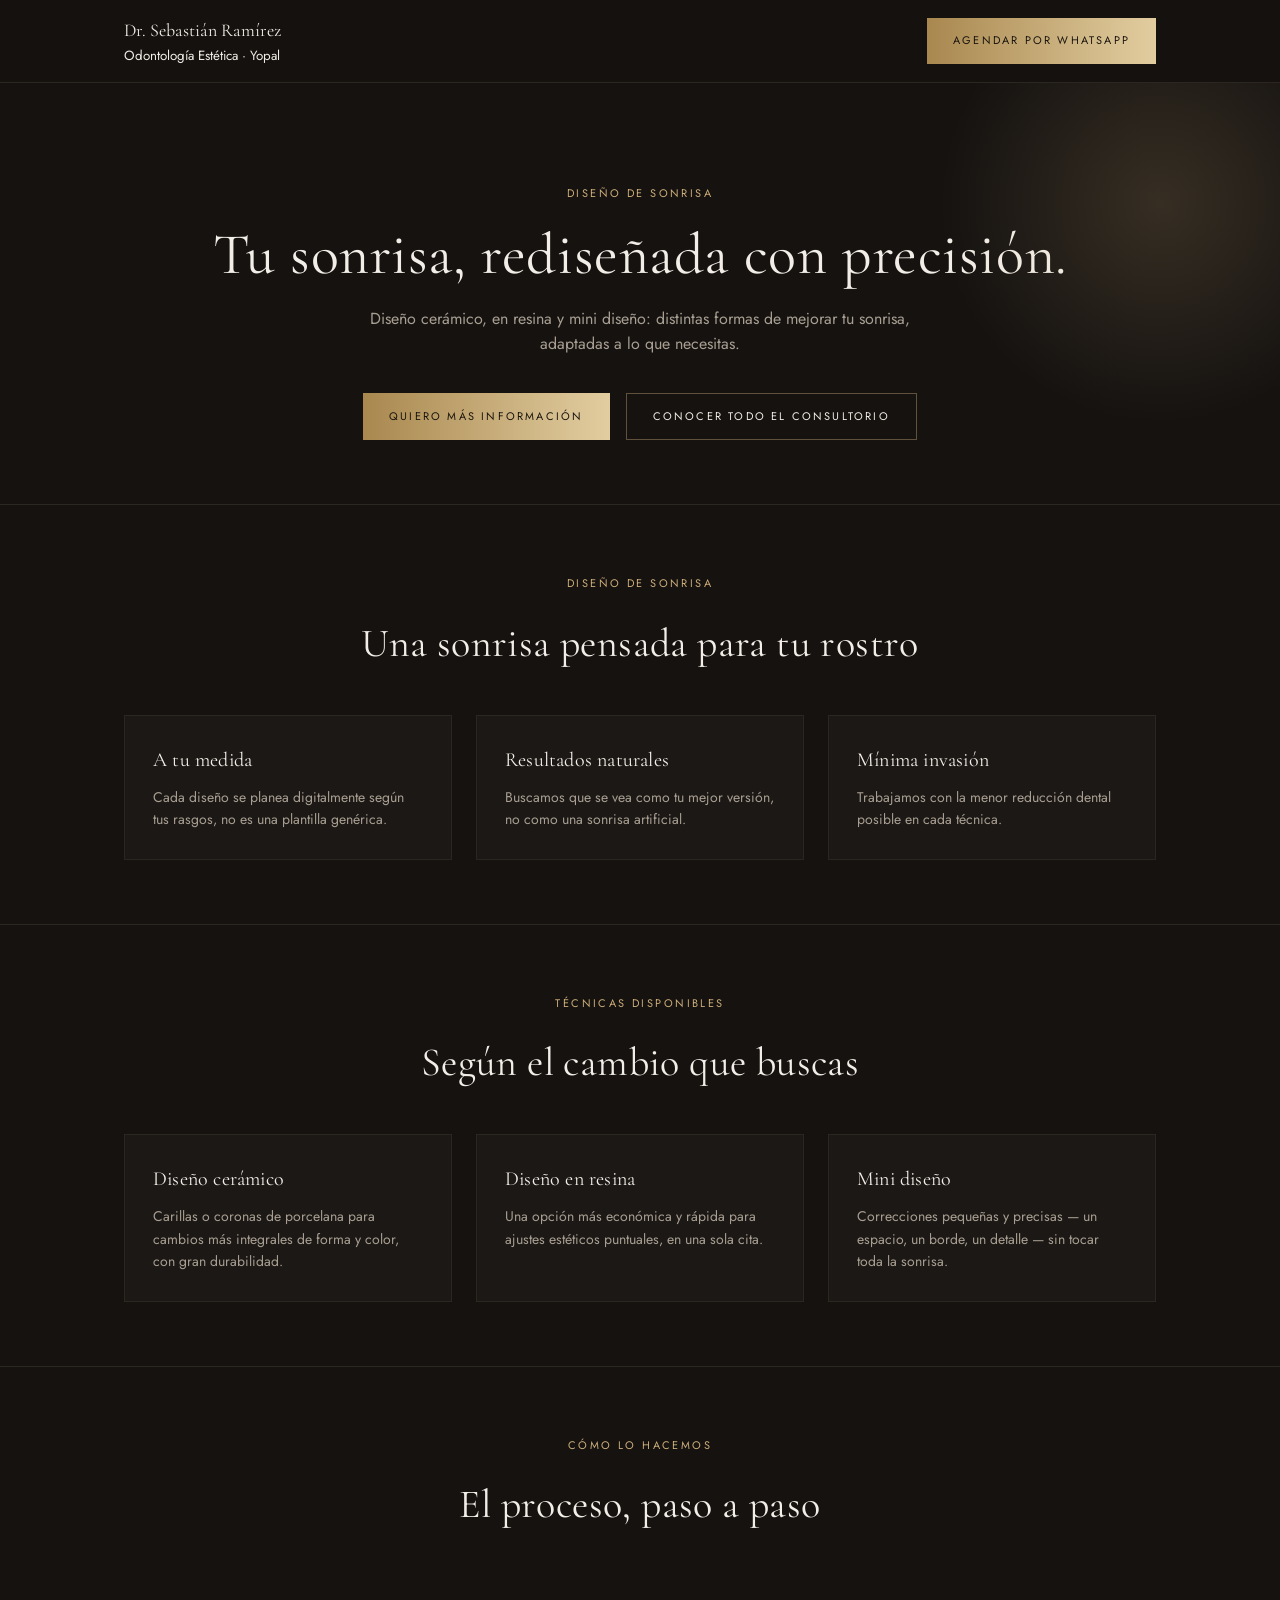
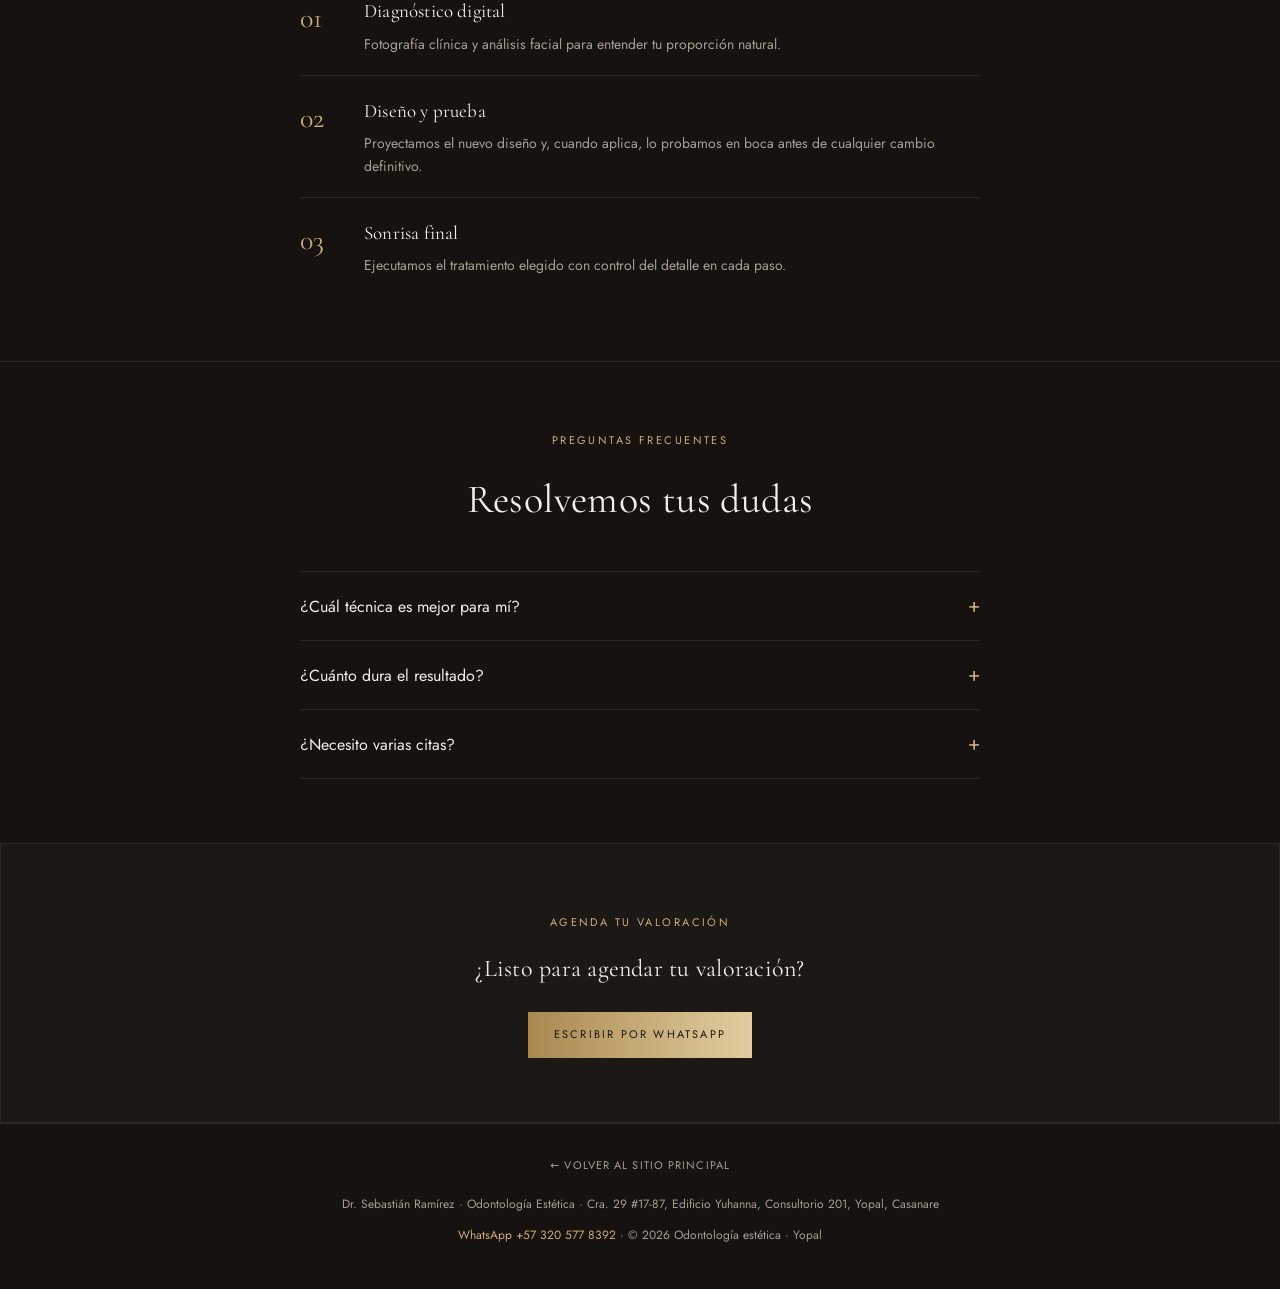
<file: diseno-de-sonrisa/index.html>
<!doctype html>
<html lang="es">
<head>
<meta charset="utf-8">
<meta name="viewport" content="width=device-width, initial-scale=1">
<title>Diseño de Sonrisa en Yopal | Dr. Sebastián Ramírez</title>
<meta name="description" content="Diseño de sonrisa: diseño cerámico, en resina y mini diseño en Yopal, Casanare. Sonrisas naturales, pensadas para tu rostro.">
<link rel="canonical" href="https://diseno-de-sonrisa.drsebastianramirez.com/">
<meta property="og:title" content="Diseño de Sonrisa en Yopal | Dr. Sebastián Ramírez">
<meta property="og:description" content="Diseño de sonrisa: diseño cerámico, en resina y mini diseño en Yopal, Casanare. Sonrisas naturales, pensadas para tu rostro.">
<meta property="og:type" content="website">
<meta property="og:url" content="https://diseno-de-sonrisa.drsebastianramirez.com/">
<meta property="og:image" content="https://www.drsebastianramirez.com/og-image.png">
<meta name="twitter:card" content="summary_large_image">
<meta name="twitter:image" content="https://www.drsebastianramirez.com/og-image.png">
<link rel="icon" href="https://www.drsebastianramirez.com/favicon.png" type="image/png">
<meta name="robots" content="index, follow">
<link rel="preconnect" href="https://fonts.googleapis.com">
<link rel="preconnect" href="https://fonts.gstatic.com" crossorigin>
<link rel="stylesheet" href="https://fonts.googleapis.com/css2?family=Cormorant+Garamond:wght@400;500&family=Jost:wght@300;400;500&display=swap">
<link rel="stylesheet" href="../estilos.css">
</head>
<body>
<header>
  <div class="inner">
    <a href="https://www.drsebastianramirez.com" style="text-decoration:none;color:inherit;display:flex;flex-direction:column">
      <span class="brand">Dr. Sebastián Ramírez</span>
      <small>Odontología Estética · Yopal</small>
    </a>
    <a class="btn btn-gold" href="https://api.whatsapp.com/send?phone=573205778392&text=Hola%20Doc%21%20Quiero%20m%C3%A1s%20informaci%C3%B3n%20sobre%20dise%C3%B1o%20de%20sonrisa" target="_blank" rel="noopener noreferrer">Agendar por WhatsApp</a>
  </div>
</header>

<section class="hero" style="border-top:none">
  <div class="wrap">
    <span class="eyebrow">Diseño de sonrisa</span>
    <h1>Tu sonrisa, rediseñada con precisión.</h1>
    <p class="lead">Diseño cerámico, en resina y mini diseño: distintas formas de mejorar tu sonrisa, adaptadas a lo que necesitas.</p>
    <div class="ctas">
      <a class="btn btn-gold" href="https://api.whatsapp.com/send?phone=573205778392&text=Hola%20Doc%21%20Quiero%20m%C3%A1s%20informaci%C3%B3n%20sobre%20dise%C3%B1o%20de%20sonrisa" target="_blank" rel="noopener noreferrer">Quiero más información</a>
      <a class="btn btn-outline" href="https://www.drsebastianramirez.com">Conocer todo el consultorio</a>
    </div>
  </div>
</section>

<section id="beneficios" class="">
  <div class="wrap">
    <div class="section-head">
      <span class="eyebrow">Diseño de sonrisa</span>
      <h2>Una sonrisa pensada para tu rostro</h2>
    </div>
    <div class="grid grid-3"><div class="card"><h3>A tu medida</h3><p>Cada diseño se planea digitalmente según tus rasgos, no es una plantilla genérica.</p></div><div class="card"><h3>Resultados naturales</h3><p>Buscamos que se vea como tu mejor versión, no como una sonrisa artificial.</p></div><div class="card"><h3>Mínima invasión</h3><p>Trabajamos con la menor reducción dental posible en cada técnica.</p></div></div>
  </div>
</section><section id="opciones" class="">
  <div class="wrap">
    <div class="section-head">
      <span class="eyebrow">Técnicas disponibles</span>
      <h2>Según el cambio que buscas</h2>
    </div>
    <div class="grid grid-3"><div class="card"><h3>Diseño cerámico</h3><p>Carillas o coronas de porcelana para cambios más integrales de forma y color, con gran durabilidad.</p></div><div class="card"><h3>Diseño en resina</h3><p>Una opción más económica y rápida para ajustes estéticos puntuales, en una sola cita.</p></div><div class="card"><h3>Mini diseño</h3><p>Correcciones pequeñas y precisas — un espacio, un borde, un detalle — sin tocar toda la sonrisa.</p></div></div>
  </div>
</section><section id="proceso" class="">
  <div class="wrap">
    <div class="section-head">
      <span class="eyebrow">Cómo lo hacemos</span>
      <h2>El proceso, paso a paso</h2>
    </div>
    <div class="steps" style="max-width:680px;margin:0 auto"><div class="step"><span class="n">01</span><div><h3>Diagnóstico digital</h3><p>Fotografía clínica y análisis facial para entender tu proporción natural.</p></div></div><div class="step"><span class="n">02</span><div><h3>Diseño y prueba</h3><p>Proyectamos el nuevo diseño y, cuando aplica, lo probamos en boca antes de cualquier cambio definitivo.</p></div></div><div class="step"><span class="n">03</span><div><h3>Sonrisa final</h3><p>Ejecutamos el tratamiento elegido con control del detalle en cada paso.</p></div></div></div>
  </div>
</section><section id="faq" class="">
  <div class="wrap">
    <div class="section-head">
      <span class="eyebrow">Preguntas frecuentes</span>
      <h2>Resolvemos tus dudas</h2>
    </div>
    <div style="max-width:680px;margin:0 auto"><details><summary>¿Cuál técnica es mejor para mí?</summary><p>Depende de tu caso: en la valoración te recomendamos la opción que logre el mejor resultado con la menor invasión.</p></details><details><summary>¿Cuánto dura el resultado?</summary><p>Varía según la técnica: el diseño cerámico suele durar más años que el diseño en resina, que requiere mantenimiento periódico.</p></details><details><summary>¿Necesito varias citas?</summary><p>Depende del alcance: un mini diseño puede resolverse en una sola cita; un diseño cerámico completo toma más de una sesión.</p></details></div>
  </div>
</section>

<section class="cta-band">
  <div class="wrap">
    <span class="eyebrow">Agenda tu valoración</span>
    <h2>¿Listo para agendar tu valoración?</h2>
    <div class="ctas" style="margin-top:24px">
      <a class="btn btn-gold" href="https://api.whatsapp.com/send?phone=573205778392&text=Hola%20Doc%21%20Quiero%20m%C3%A1s%20informaci%C3%B3n%20sobre%20dise%C3%B1o%20de%20sonrisa" target="_blank" rel="noopener noreferrer">Escribir por WhatsApp</a>
    </div>
  </div>
</section>
<footer>
  <div class="wrap">
    <a class="back-link" href="https://www.drsebastianramirez.com">&larr; Volver al sitio principal</a>
    <p>Dr. Sebastián Ramírez · Odontología Estética &middot; Cra. 29 #17-87, Edificio Yuhanna, Consultorio 201, Yopal, Casanare</p>
    <p><a href="https://api.whatsapp.com/send?phone=573205778392&text=Hola%20Doc%21%20Quiero%20m%C3%A1s%20informaci%C3%B3n" target="_blank" rel="noopener noreferrer">WhatsApp +57 320 577 8392</a> &middot; © 2026 Odontología estética · Yopal</p>
  </div>
</footer>
</body>
</html>
</file>
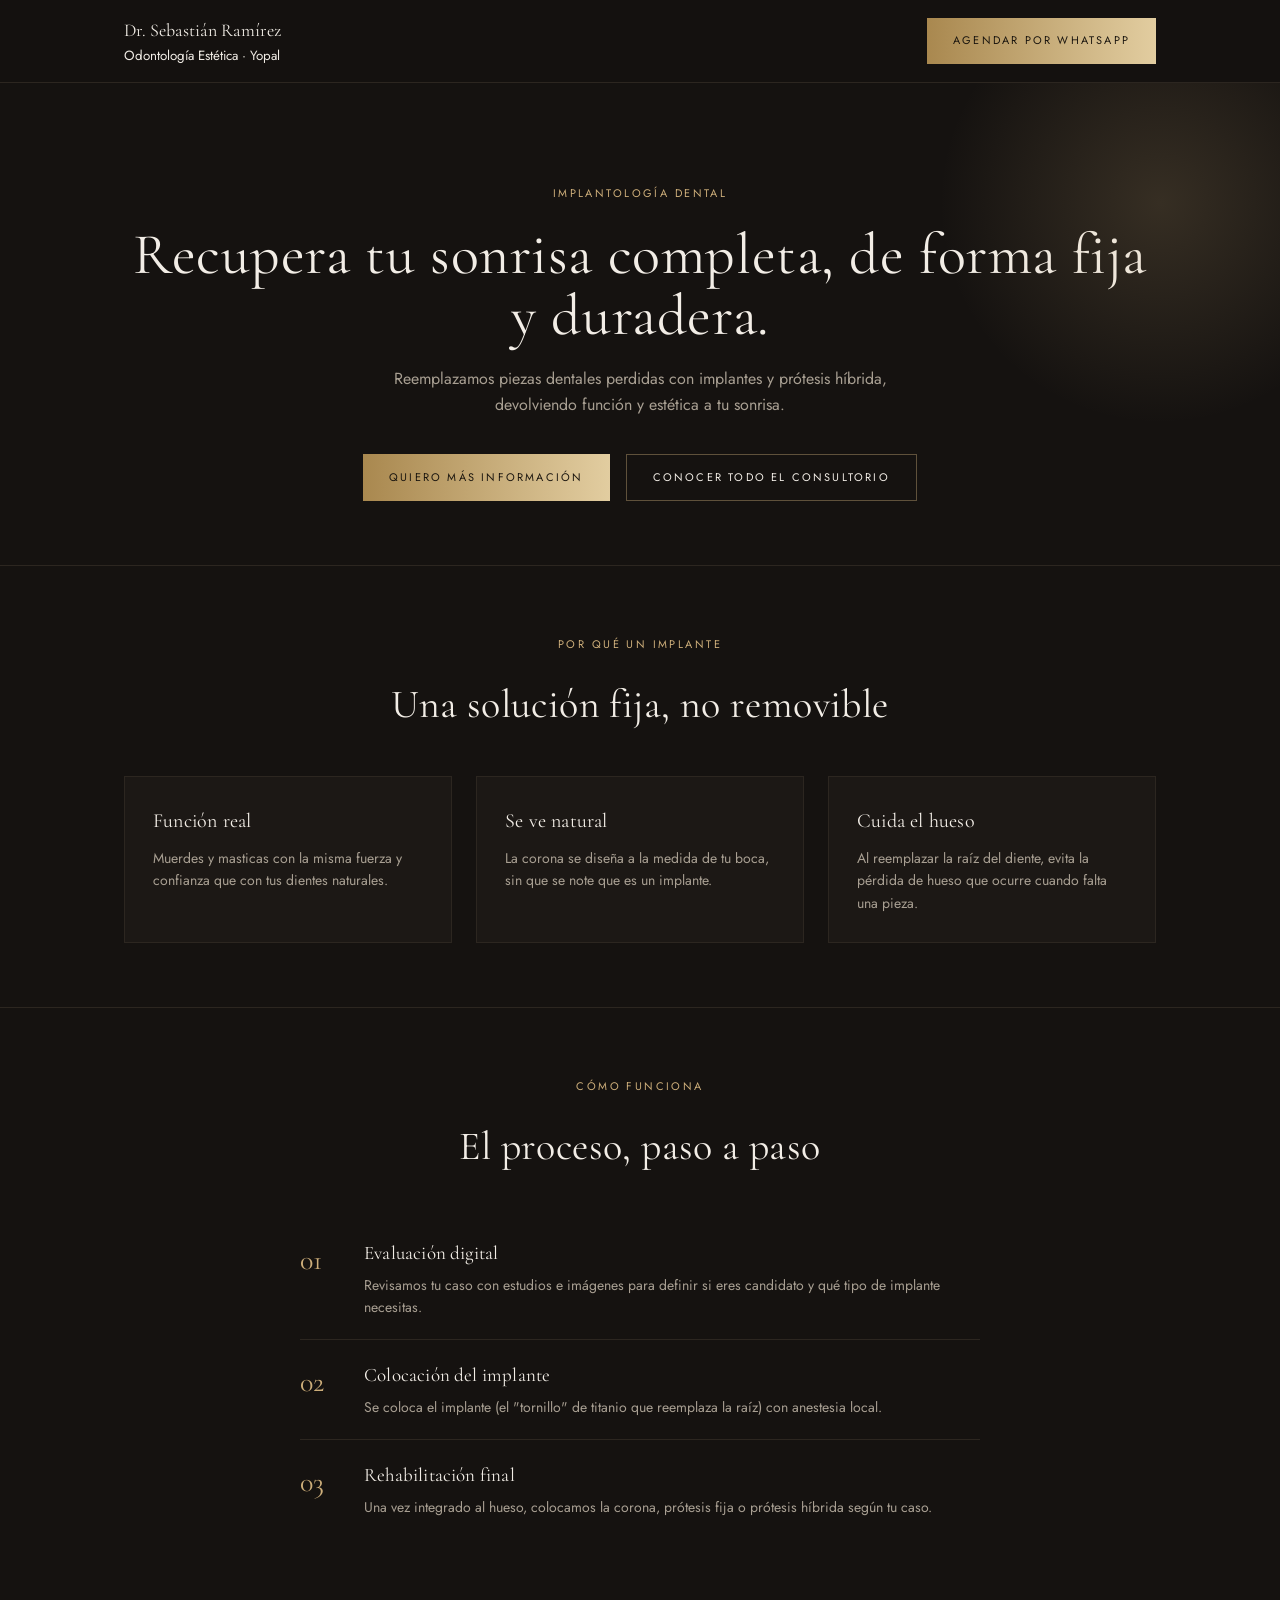
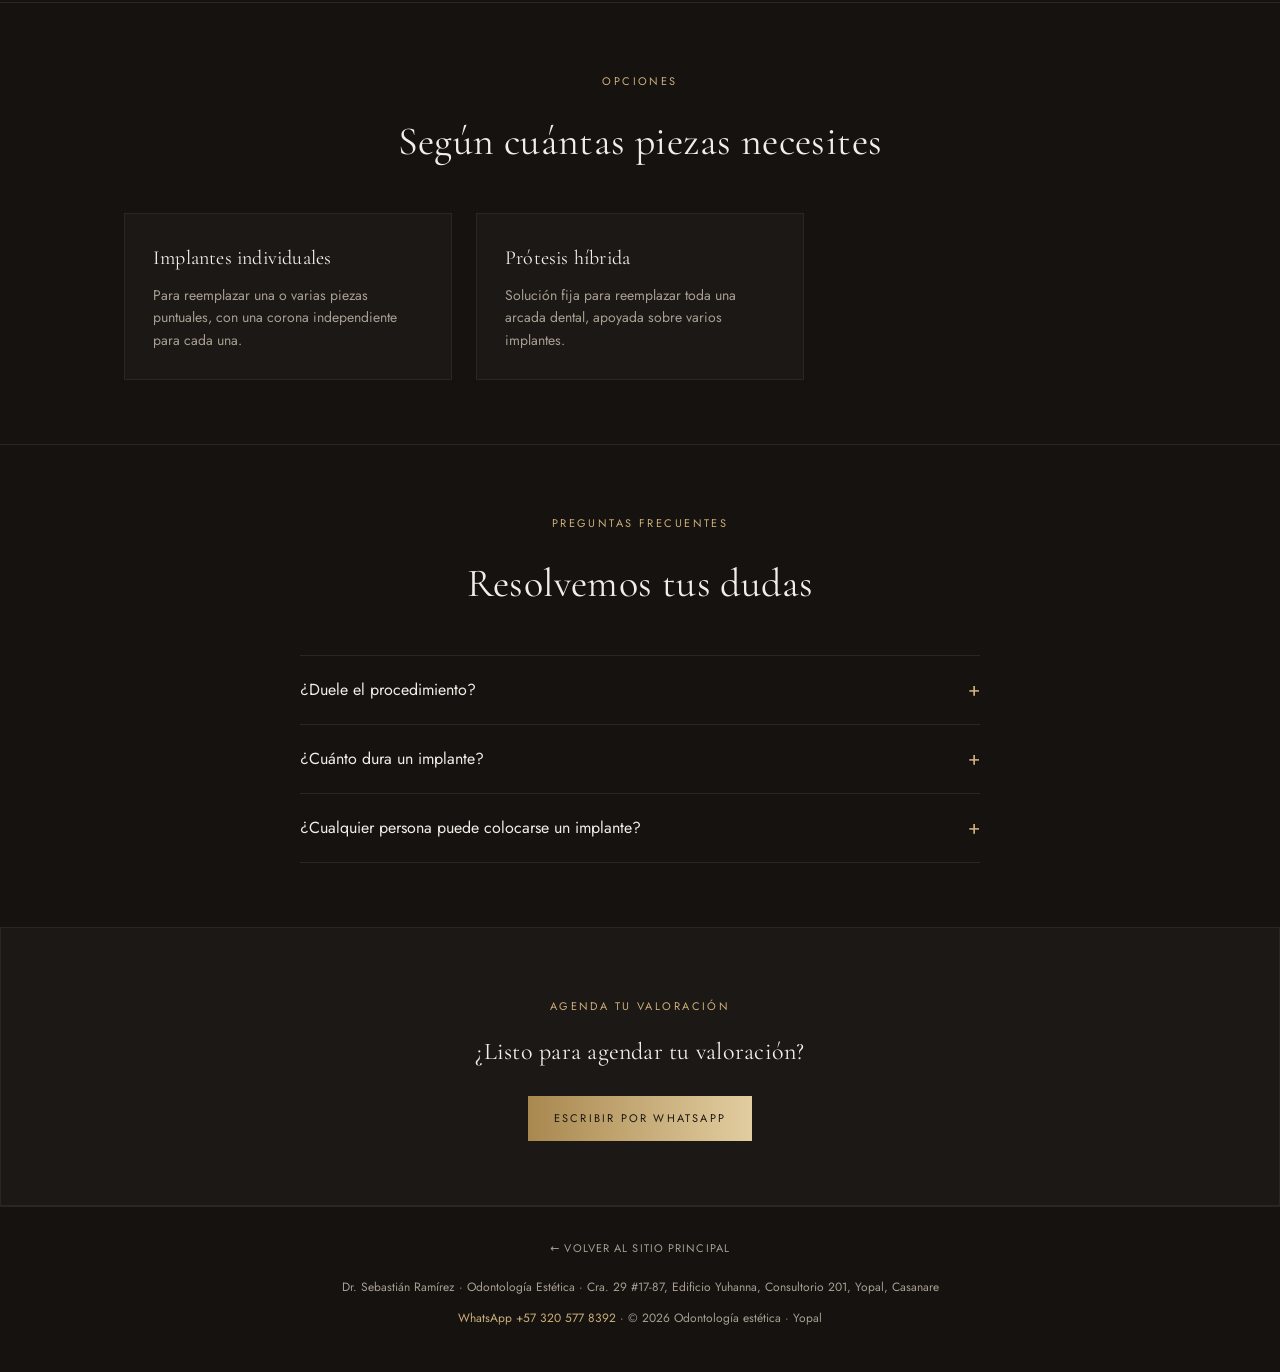
<file: implantes/index.html>
<!doctype html>
<html lang="es">
<head>
<meta charset="utf-8">
<meta name="viewport" content="width=device-width, initial-scale=1">
<title>Implantes Dentales en Yopal | Dr. Sebastián Ramírez</title>
<meta name="description" content="Implantes dentales y prótesis híbrida en Yopal, Casanare. Recupera función y estética con una solución fija y duradera.">
<link rel="canonical" href="https://implantes.drsebastianramirez.com/">
<meta property="og:title" content="Implantes Dentales en Yopal | Dr. Sebastián Ramírez">
<meta property="og:description" content="Implantes dentales y prótesis híbrida en Yopal, Casanare. Recupera función y estética con una solución fija y duradera.">
<meta property="og:type" content="website">
<meta property="og:url" content="https://implantes.drsebastianramirez.com/">
<meta property="og:image" content="https://www.drsebastianramirez.com/og-image.png">
<meta name="twitter:card" content="summary_large_image">
<meta name="twitter:image" content="https://www.drsebastianramirez.com/og-image.png">
<link rel="icon" href="https://www.drsebastianramirez.com/favicon.png" type="image/png">
<meta name="robots" content="index, follow">
<link rel="preconnect" href="https://fonts.googleapis.com">
<link rel="preconnect" href="https://fonts.gstatic.com" crossorigin>
<link rel="stylesheet" href="https://fonts.googleapis.com/css2?family=Cormorant+Garamond:wght@400;500&family=Jost:wght@300;400;500&display=swap">
<link rel="stylesheet" href="../estilos.css">
</head>
<body>
<header>
  <div class="inner">
    <a href="https://www.drsebastianramirez.com" style="text-decoration:none;color:inherit;display:flex;flex-direction:column">
      <span class="brand">Dr. Sebastián Ramírez</span>
      <small>Odontología Estética · Yopal</small>
    </a>
    <a class="btn btn-gold" href="https://api.whatsapp.com/send?phone=573205778392&text=Hola%20Doc%21%20Quiero%20m%C3%A1s%20informaci%C3%B3n%20sobre%20implantes%20dentales" target="_blank" rel="noopener noreferrer">Agendar por WhatsApp</a>
  </div>
</header>

<section class="hero" style="border-top:none">
  <div class="wrap">
    <span class="eyebrow">Implantología Dental</span>
    <h1>Recupera tu sonrisa completa, de forma fija y duradera.</h1>
    <p class="lead">Reemplazamos piezas dentales perdidas con implantes y prótesis híbrida, devolviendo función y estética a tu sonrisa.</p>
    <div class="ctas">
      <a class="btn btn-gold" href="https://api.whatsapp.com/send?phone=573205778392&text=Hola%20Doc%21%20Quiero%20m%C3%A1s%20informaci%C3%B3n%20sobre%20implantes%20dentales" target="_blank" rel="noopener noreferrer">Quiero más información</a>
      <a class="btn btn-outline" href="https://www.drsebastianramirez.com">Conocer todo el consultorio</a>
    </div>
  </div>
</section>

<section id="beneficios" class="">
  <div class="wrap">
    <div class="section-head">
      <span class="eyebrow">Por qué un implante</span>
      <h2>Una solución fija, no removible</h2>
    </div>
    <div class="grid grid-3"><div class="card"><h3>Función real</h3><p>Muerdes y masticas con la misma fuerza y confianza que con tus dientes naturales.</p></div><div class="card"><h3>Se ve natural</h3><p>La corona se diseña a la medida de tu boca, sin que se note que es un implante.</p></div><div class="card"><h3>Cuida el hueso</h3><p>Al reemplazar la raíz del diente, evita la pérdida de hueso que ocurre cuando falta una pieza.</p></div></div>
  </div>
</section><section id="proceso" class="">
  <div class="wrap">
    <div class="section-head">
      <span class="eyebrow">Cómo funciona</span>
      <h2>El proceso, paso a paso</h2>
    </div>
    <div class="steps" style="max-width:680px;margin:0 auto"><div class="step"><span class="n">01</span><div><h3>Evaluación digital</h3><p>Revisamos tu caso con estudios e imágenes para definir si eres candidato y qué tipo de implante necesitas.</p></div></div><div class="step"><span class="n">02</span><div><h3>Colocación del implante</h3><p>Se coloca el implante (el "tornillo" de titanio que reemplaza la raíz) con anestesia local.</p></div></div><div class="step"><span class="n">03</span><div><h3>Rehabilitación final</h3><p>Una vez integrado al hueso, colocamos la corona, prótesis fija o prótesis híbrida según tu caso.</p></div></div></div>
  </div>
</section><section id="opciones" class="">
  <div class="wrap">
    <div class="section-head">
      <span class="eyebrow">Opciones</span>
      <h2>Según cuántas piezas necesites</h2>
    </div>
    <div class="grid grid-3"><div class="card"><h3>Implantes individuales</h3><p>Para reemplazar una o varias piezas puntuales, con una corona independiente para cada una.</p></div><div class="card"><h3>Prótesis híbrida</h3><p>Solución fija para reemplazar toda una arcada dental, apoyada sobre varios implantes.</p></div></div>
  </div>
</section><section id="faq" class="">
  <div class="wrap">
    <div class="section-head">
      <span class="eyebrow">Preguntas frecuentes</span>
      <h2>Resolvemos tus dudas</h2>
    </div>
    <div style="max-width:680px;margin:0 auto"><details><summary>¿Duele el procedimiento?</summary><p>Se realiza con anestesia local y la mayoría de los pacientes describen la recuperación como manejable con las indicaciones que te damos.</p></details><details><summary>¿Cuánto dura un implante?</summary><p>Con buen cuidado e higiene, un implante puede durar muchos años; en tu valoración te damos un panorama según tu caso.</p></details><details><summary>¿Cualquier persona puede colocarse un implante?</summary><p>La mayoría de los adultos con buena salud oral y ósea son candidatos. Lo confirmamos con una evaluación previa.</p></details></div>
  </div>
</section>

<section class="cta-band">
  <div class="wrap">
    <span class="eyebrow">Agenda tu valoración</span>
    <h2>¿Listo para agendar tu valoración?</h2>
    <div class="ctas" style="margin-top:24px">
      <a class="btn btn-gold" href="https://api.whatsapp.com/send?phone=573205778392&text=Hola%20Doc%21%20Quiero%20m%C3%A1s%20informaci%C3%B3n%20sobre%20implantes%20dentales" target="_blank" rel="noopener noreferrer">Escribir por WhatsApp</a>
    </div>
  </div>
</section>
<footer>
  <div class="wrap">
    <a class="back-link" href="https://www.drsebastianramirez.com">&larr; Volver al sitio principal</a>
    <p>Dr. Sebastián Ramírez · Odontología Estética &middot; Cra. 29 #17-87, Edificio Yuhanna, Consultorio 201, Yopal, Casanare</p>
    <p><a href="https://api.whatsapp.com/send?phone=573205778392&text=Hola%20Doc%21%20Quiero%20m%C3%A1s%20informaci%C3%B3n" target="_blank" rel="noopener noreferrer">WhatsApp +57 320 577 8392</a> &middot; © 2026 Odontología estética · Yopal</p>
  </div>
</footer>
</body>
</html>
</file>
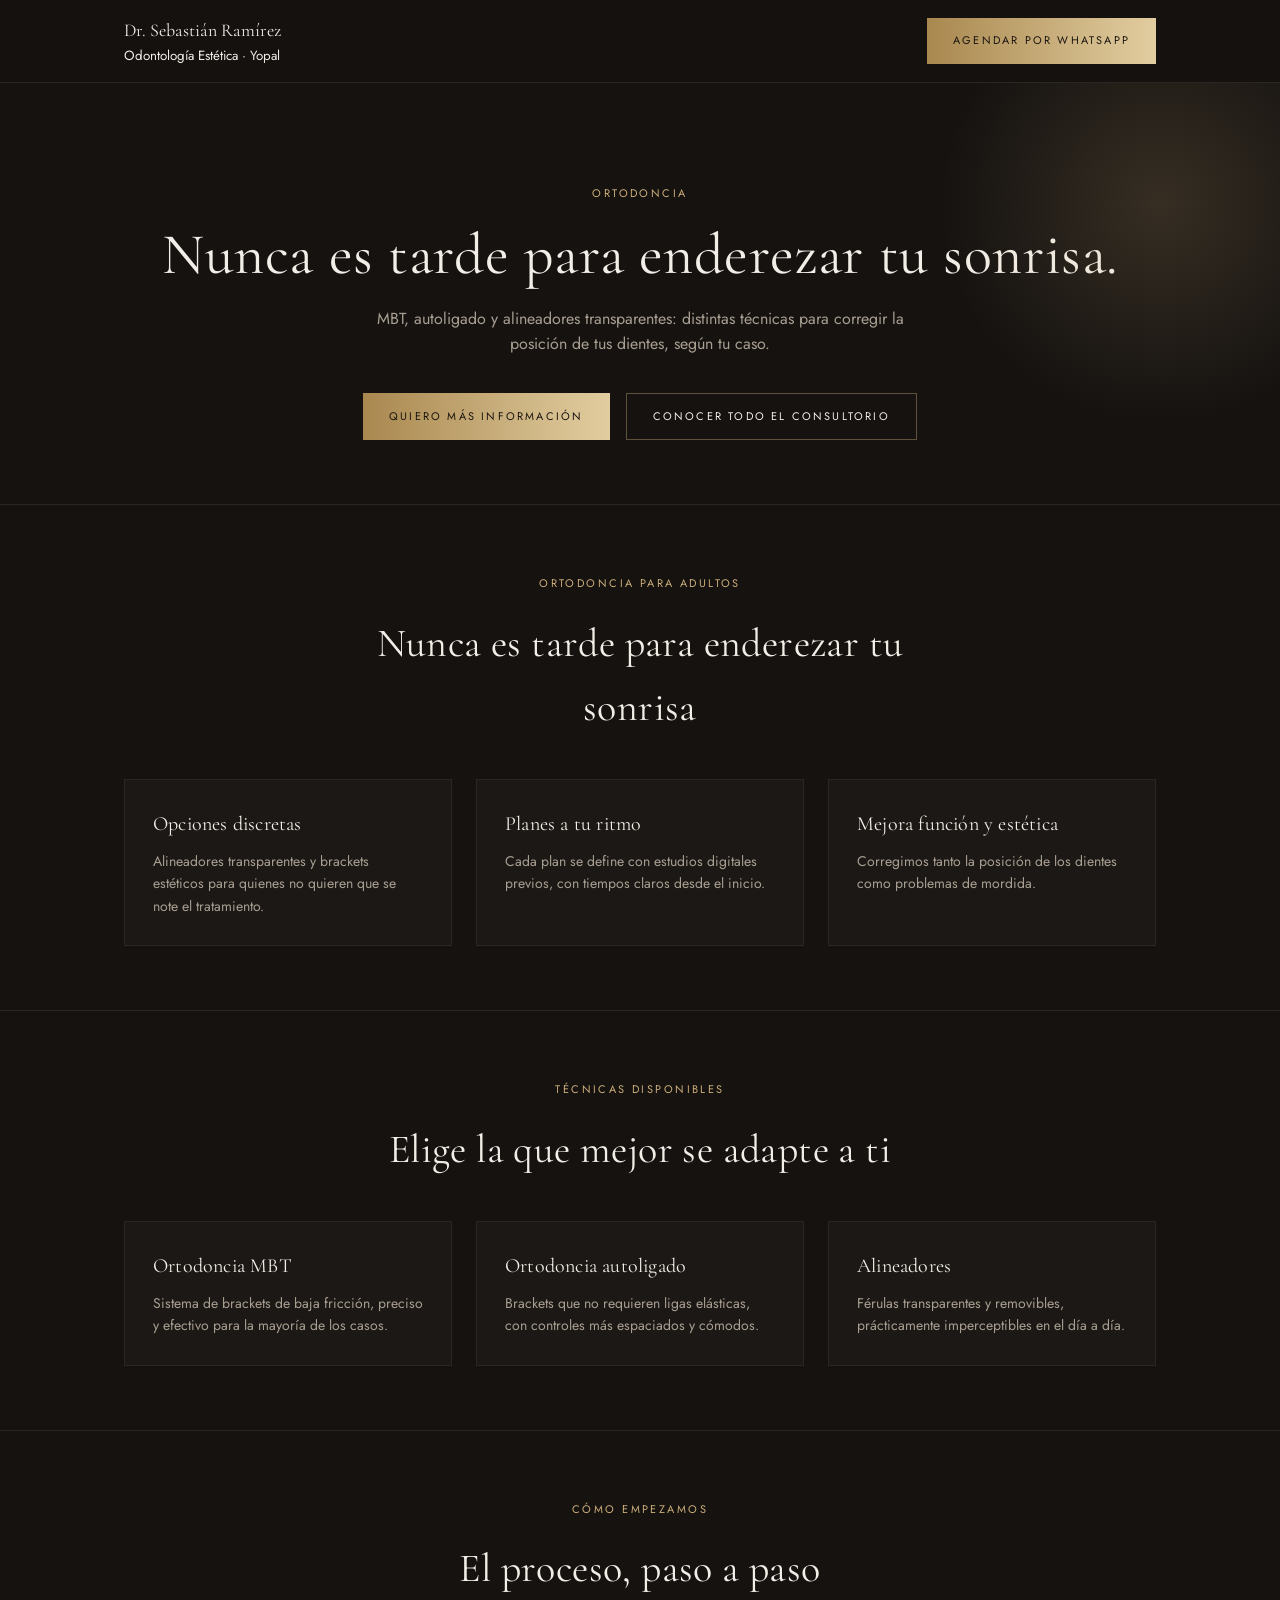
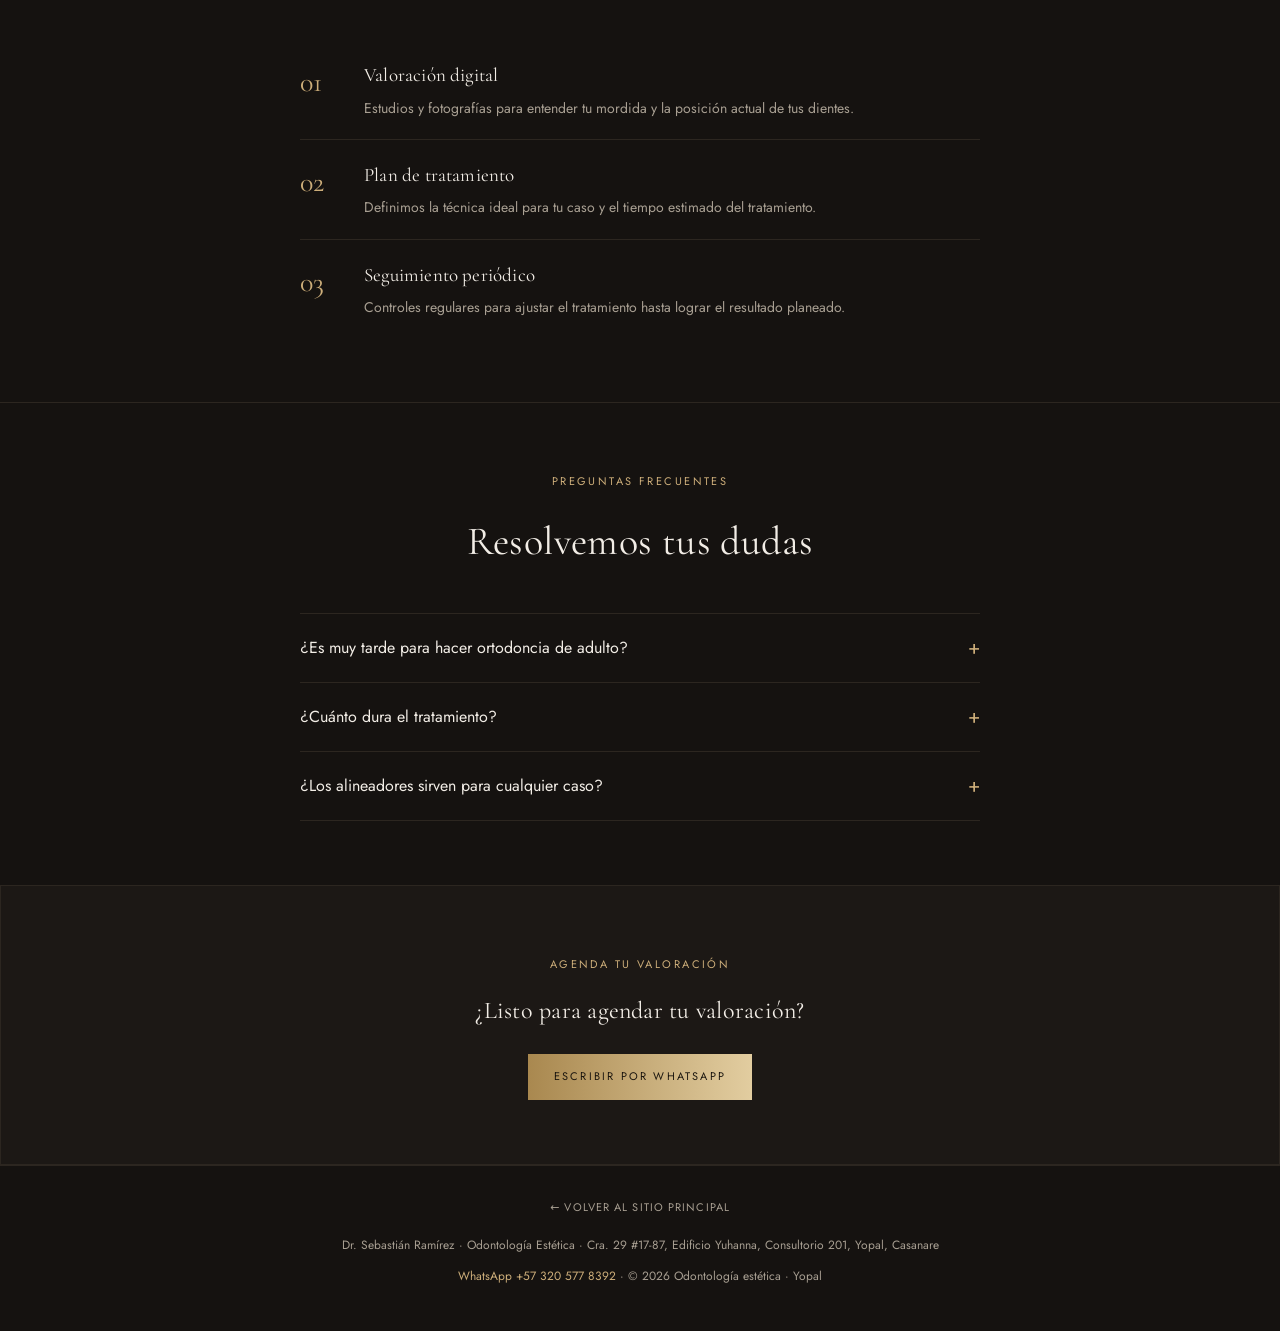
<file: ortodoncia/index.html>
<!doctype html>
<html lang="es">
<head>
<meta charset="utf-8">
<meta name="viewport" content="width=device-width, initial-scale=1">
<title>Ortodoncia para Adultos en Yopal | Dr. Sebastián Ramírez</title>
<meta name="description" content="Ortodoncia MBT, autoligado y alineadores en Yopal, Casanare. Opciones discretas para adultos que quieren enderezar su sonrisa.">
<link rel="canonical" href="https://ortodoncia.drsebastianramirez.com/">
<meta property="og:title" content="Ortodoncia para Adultos en Yopal | Dr. Sebastián Ramírez">
<meta property="og:description" content="Ortodoncia MBT, autoligado y alineadores en Yopal, Casanare. Opciones discretas para adultos que quieren enderezar su sonrisa.">
<meta property="og:type" content="website">
<meta property="og:url" content="https://ortodoncia.drsebastianramirez.com/">
<meta property="og:image" content="https://www.drsebastianramirez.com/og-image.png">
<meta name="twitter:card" content="summary_large_image">
<meta name="twitter:image" content="https://www.drsebastianramirez.com/og-image.png">
<link rel="icon" href="https://www.drsebastianramirez.com/favicon.png" type="image/png">
<meta name="robots" content="index, follow">
<link rel="preconnect" href="https://fonts.googleapis.com">
<link rel="preconnect" href="https://fonts.gstatic.com" crossorigin>
<link rel="stylesheet" href="https://fonts.googleapis.com/css2?family=Cormorant+Garamond:wght@400;500&family=Jost:wght@300;400;500&display=swap">
<link rel="stylesheet" href="../estilos.css">
</head>
<body>
<header>
  <div class="inner">
    <a href="https://www.drsebastianramirez.com" style="text-decoration:none;color:inherit;display:flex;flex-direction:column">
      <span class="brand">Dr. Sebastián Ramírez</span>
      <small>Odontología Estética · Yopal</small>
    </a>
    <a class="btn btn-gold" href="https://api.whatsapp.com/send?phone=573205778392&text=Hola%20Doc%21%20Quiero%20m%C3%A1s%20informaci%C3%B3n%20sobre%20ortodoncia" target="_blank" rel="noopener noreferrer">Agendar por WhatsApp</a>
  </div>
</header>

<section class="hero" style="border-top:none">
  <div class="wrap">
    <span class="eyebrow">Ortodoncia</span>
    <h1>Nunca es tarde para enderezar tu sonrisa.</h1>
    <p class="lead">MBT, autoligado y alineadores transparentes: distintas técnicas para corregir la posición de tus dientes, según tu caso.</p>
    <div class="ctas">
      <a class="btn btn-gold" href="https://api.whatsapp.com/send?phone=573205778392&text=Hola%20Doc%21%20Quiero%20m%C3%A1s%20informaci%C3%B3n%20sobre%20ortodoncia" target="_blank" rel="noopener noreferrer">Quiero más información</a>
      <a class="btn btn-outline" href="https://www.drsebastianramirez.com">Conocer todo el consultorio</a>
    </div>
  </div>
</section>

<section id="beneficios" class="">
  <div class="wrap">
    <div class="section-head">
      <span class="eyebrow">Ortodoncia para adultos</span>
      <h2>Nunca es tarde para enderezar tu sonrisa</h2>
    </div>
    <div class="grid grid-3"><div class="card"><h3>Opciones discretas</h3><p>Alineadores transparentes y brackets estéticos para quienes no quieren que se note el tratamiento.</p></div><div class="card"><h3>Planes a tu ritmo</h3><p>Cada plan se define con estudios digitales previos, con tiempos claros desde el inicio.</p></div><div class="card"><h3>Mejora función y estética</h3><p>Corregimos tanto la posición de los dientes como problemas de mordida.</p></div></div>
  </div>
</section><section id="opciones" class="">
  <div class="wrap">
    <div class="section-head">
      <span class="eyebrow">Técnicas disponibles</span>
      <h2>Elige la que mejor se adapte a ti</h2>
    </div>
    <div class="grid grid-3"><div class="card"><h3>Ortodoncia MBT</h3><p>Sistema de brackets de baja fricción, preciso y efectivo para la mayoría de los casos.</p></div><div class="card"><h3>Ortodoncia autoligado</h3><p>Brackets que no requieren ligas elásticas, con controles más espaciados y cómodos.</p></div><div class="card"><h3>Alineadores</h3><p>Férulas transparentes y removibles, prácticamente imperceptibles en el día a día.</p></div></div>
  </div>
</section><section id="proceso" class="">
  <div class="wrap">
    <div class="section-head">
      <span class="eyebrow">Cómo empezamos</span>
      <h2>El proceso, paso a paso</h2>
    </div>
    <div class="steps" style="max-width:680px;margin:0 auto"><div class="step"><span class="n">01</span><div><h3>Valoración digital</h3><p>Estudios y fotografías para entender tu mordida y la posición actual de tus dientes.</p></div></div><div class="step"><span class="n">02</span><div><h3>Plan de tratamiento</h3><p>Definimos la técnica ideal para tu caso y el tiempo estimado del tratamiento.</p></div></div><div class="step"><span class="n">03</span><div><h3>Seguimiento periódico</h3><p>Controles regulares para ajustar el tratamiento hasta lograr el resultado planeado.</p></div></div></div>
  </div>
</section><section id="faq" class="">
  <div class="wrap">
    <div class="section-head">
      <span class="eyebrow">Preguntas frecuentes</span>
      <h2>Resolvemos tus dudas</h2>
    </div>
    <div style="max-width:680px;margin:0 auto"><details><summary>¿Es muy tarde para hacer ortodoncia de adulto?</summary><p>No. Cada vez más adultos corrigen su sonrisa; lo importante es que las encías y el hueso estén sanos.</p></details><details><summary>¿Cuánto dura el tratamiento?</summary><p>Depende del caso y la técnica elegida; en tu valoración te damos un tiempo estimado concreto.</p></details><details><summary>¿Los alineadores sirven para cualquier caso?</summary><p>Sirven para la mayoría de los casos de adultos; en la valoración confirmamos si son la mejor opción para ti.</p></details></div>
  </div>
</section>

<section class="cta-band">
  <div class="wrap">
    <span class="eyebrow">Agenda tu valoración</span>
    <h2>¿Listo para agendar tu valoración?</h2>
    <div class="ctas" style="margin-top:24px">
      <a class="btn btn-gold" href="https://api.whatsapp.com/send?phone=573205778392&text=Hola%20Doc%21%20Quiero%20m%C3%A1s%20informaci%C3%B3n%20sobre%20ortodoncia" target="_blank" rel="noopener noreferrer">Escribir por WhatsApp</a>
    </div>
  </div>
</section>
<footer>
  <div class="wrap">
    <a class="back-link" href="https://www.drsebastianramirez.com">&larr; Volver al sitio principal</a>
    <p>Dr. Sebastián Ramírez · Odontología Estética &middot; Cra. 29 #17-87, Edificio Yuhanna, Consultorio 201, Yopal, Casanare</p>
    <p><a href="https://api.whatsapp.com/send?phone=573205778392&text=Hola%20Doc%21%20Quiero%20m%C3%A1s%20informaci%C3%B3n" target="_blank" rel="noopener noreferrer">WhatsApp +57 320 577 8392</a> &middot; © 2026 Odontología estética · Yopal</p>
  </div>
</footer>
</body>
</html>
</file>
<file: estilos.css>
:root{
  --bg:#151210; --bg-soft:#1c1815; --border:#2c2620; --fg:#f2ede6; --muted:#a89f92;
  --gold:#cdae7a; --gold-soft:#e2cda0; --gold-deep:#a9884f;
}
*{box-sizing:border-box}
html{scroll-behavior:smooth}
body{margin:0;background:var(--bg);color:var(--fg);font-family:'Jost',system-ui,sans-serif;line-height:1.6}
h1,h2,h3,.display{font-family:'Cormorant Garamond',serif;font-weight:400;letter-spacing:.01em}
a{color:inherit}
.wrap{max-width:1080px;margin:0 auto;padding:0 24px}
.eyebrow{font-size:11px;letter-spacing:.22em;text-transform:uppercase;color:var(--gold)}
.gold-line{display:inline-block;width:48px;height:1px;background:linear-gradient(90deg,var(--gold-deep),var(--gold-soft));vertical-align:middle;margin-right:16px}
.gradient-text{background:linear-gradient(90deg,var(--gold-deep),var(--gold-soft) 45%,var(--gold-deep) 90%);-webkit-background-clip:text;background-clip:text;color:transparent}
header{position:sticky;top:0;z-index:50;background:rgba(21,18,16,.9);backdrop-filter:blur(10px);border-bottom:1px solid var(--border)}
header .inner{display:flex;align-items:center;justify-content:space-between;padding:16px 24px;max-width:1080px;margin:0 auto}
.brand{font-family:'Cormorant Garamond',serif;font-size:18px}
.brand small{display:block;font-family:'Jost',sans-serif;font-size:9px;letter-spacing:.2em;color:var(--muted);text-transform:uppercase}
.btn{display:inline-flex;align-items:center;gap:10px;padding:14px 26px;font-size:11px;text-transform:uppercase;letter-spacing:.2em;text-decoration:none;transition:transform .3s}
.btn-gold{background:linear-gradient(90deg,var(--gold-deep),var(--gold-soft));color:#1b160f}
.btn-gold:hover{transform:translateY(-2px)}
.btn-outline{border:1px solid rgba(205,174,122,.4);color:var(--fg)}
.btn-outline:hover{border-color:var(--gold)}
.hero{padding:96px 0 64px;text-align:center;position:relative;overflow:hidden}
.hero:before{content:"";position:absolute;top:-120px;right:-120px;width:480px;height:480px;border-radius:50%;background:radial-gradient(circle,rgba(205,174,122,.18),transparent 65%);pointer-events:none}
.hero h1{font-size:clamp(34px,6vw,58px);line-height:1.05;margin:20px 0}
.hero p.lead{max-width:560px;margin:0 auto;color:var(--muted);font-size:16px}
.hero .ctas{display:flex;gap:16px;justify-content:center;margin-top:36px;flex-wrap:wrap}
section{padding:64px 0;border-top:1px solid var(--border)}
.section-head{max-width:640px;margin:0 auto 40px;text-align:center}
.section-head h2{font-size:clamp(26px,4vw,40px);margin:16px 0 0}
.grid{display:grid;gap:24px}
.grid-3{grid-template-columns:repeat(3,1fr)}
@media (max-width:800px){.grid-3{grid-template-columns:1fr}}
.card{background:var(--bg-soft);border:1px solid var(--border);padding:28px;text-align:left}
.card h3{font-size:20px;margin:0 0 10px}
.card p{color:var(--muted);font-size:14px;margin:0}
.steps{counter-reset:step}
.step{display:flex;gap:20px;align-items:flex-start;padding:20px 0;border-top:1px solid var(--border)}
.step:first-child{border-top:none}
.step .n{font-family:'Cormorant Garamond',serif;font-size:28px;color:var(--gold);min-width:44px}
.step h3{margin:0 0 6px;font-size:19px}
.step p{margin:0;color:var(--muted);font-size:14px}
details{border-top:1px solid var(--border);padding:18px 0}
details:last-child{border-bottom:1px solid var(--border)}
summary{cursor:pointer;font-size:16px;list-style:none;display:flex;justify-content:space-between;align-items:center}
summary::-webkit-details-marker{display:none}
summary:after{content:"+";color:var(--gold);font-size:20px}
details[open] summary:after{content:"–"}
details p{color:var(--muted);font-size:14px;margin:12px 0 0}
.cta-band{text-align:center;background:var(--bg-soft);border:1px solid var(--border)}
.cta-band h2{margin-top:16px}
footer{border-top:1px solid var(--border);padding:32px 0;text-align:center;color:var(--muted);font-size:12px}
footer a{color:var(--gold);text-decoration:none}
.back-link{display:inline-block;margin-bottom:8px;font-size:11px;letter-spacing:.1em;text-transform:uppercase;color:var(--muted);text-decoration:none}
.back-link:hover{color:var(--gold)}

/* Ajuste de cabecera en celular: evita que el nombre y el botón de WhatsApp
   se vean apretujados o se partan en dos líneas cada uno. */
@media (max-width:480px){
  header .inner{flex-wrap:wrap;gap:10px;padding:14px 20px}
  .brand{font-size:16px}
  .brand small{font-size:8px;letter-spacing:.14em}
  header .btn{padding:10px 16px;font-size:10px;letter-spacing:.14em;white-space:nowrap}
}
</file>
